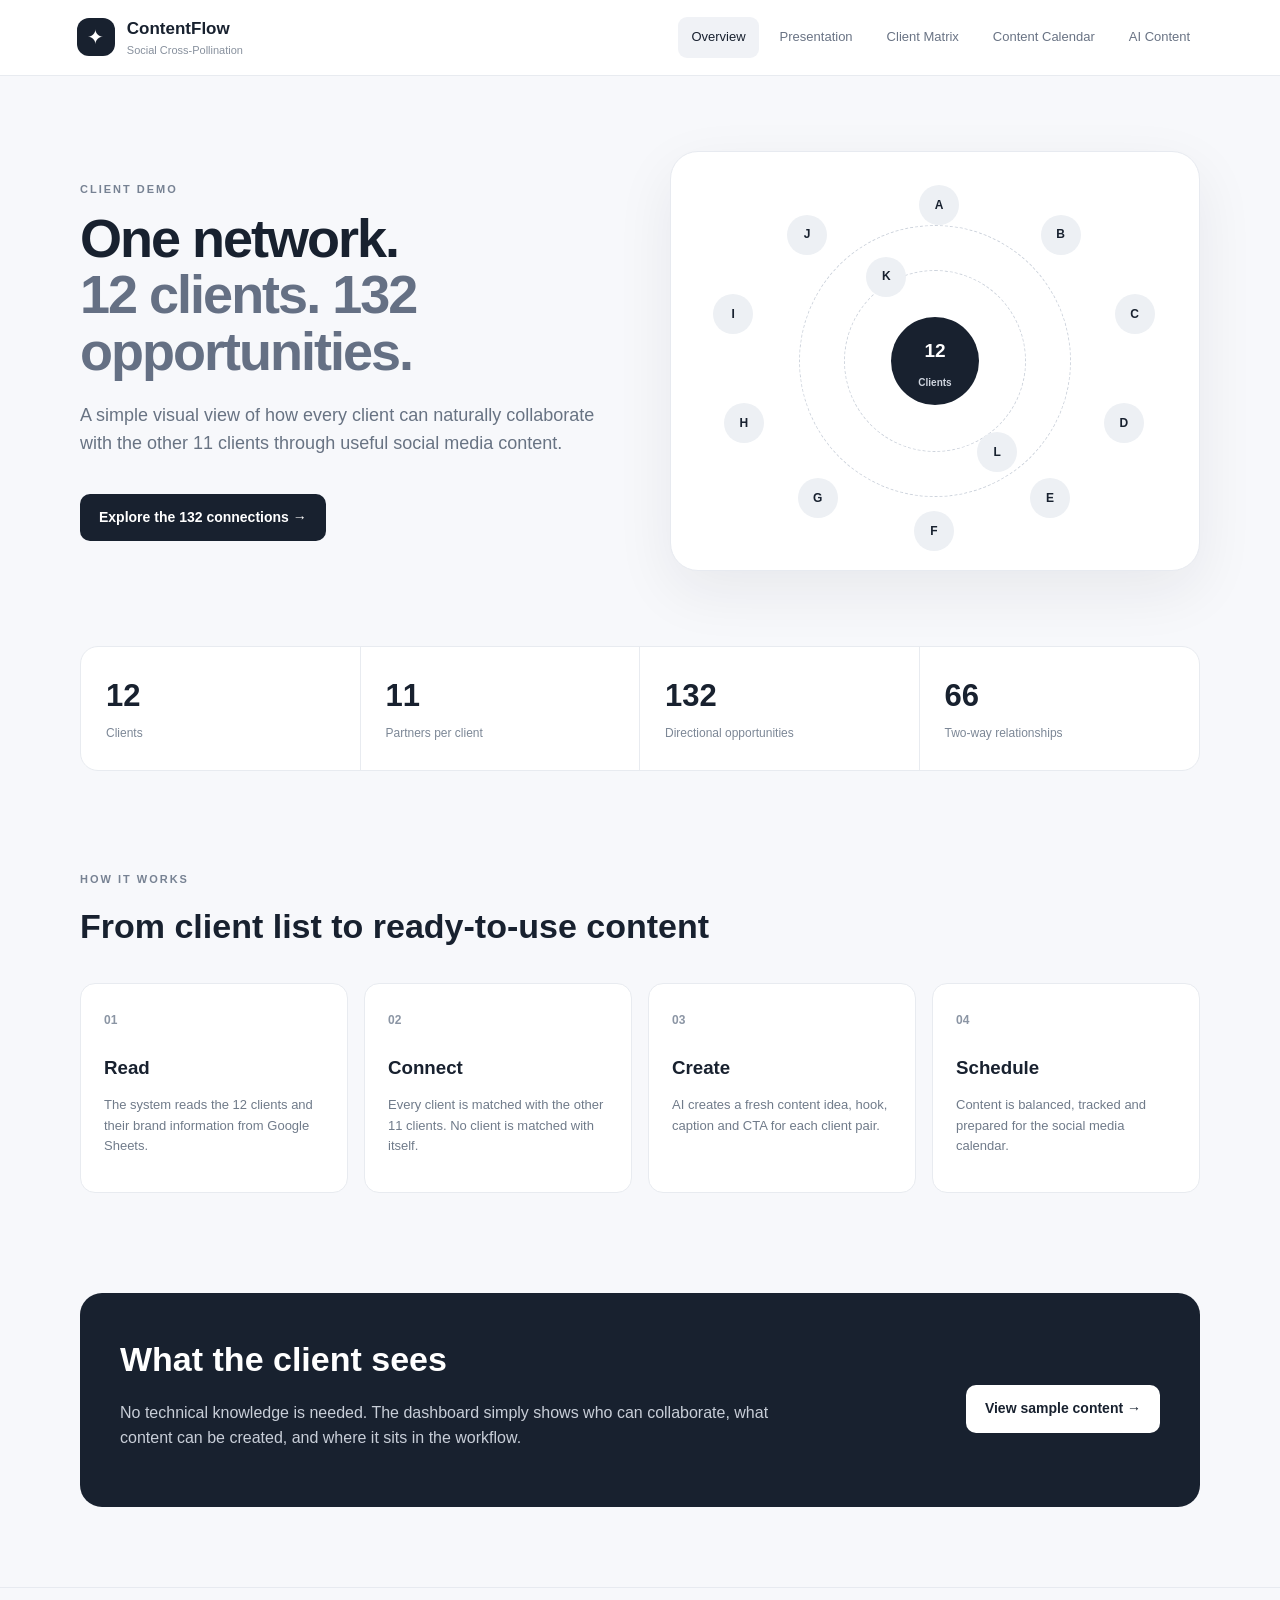
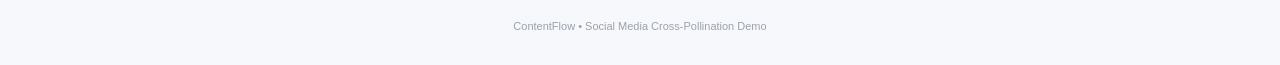
<file: social_cross_pollination_demo_updated (3)/social_cross_pollination_demo_updated/index.html>
<!DOCTYPE html>
<html lang="en">
<head>
<meta charset="UTF-8"><meta name="viewport" content="width=device-width, initial-scale=1.0">
<title>Cross-Pollination | Client Overview</title><link rel="stylesheet" href="css/style.css">
</head>
<body>
<header class="topbar"><div class="brand"><span class="logo">✦</span><div><strong>ContentFlow</strong><small>Social Cross-Pollination</small></div></div><nav><a class="active" href="index.html">Overview</a><a href="presentation.html">Presentation</a><a href="matrix.html">Client Matrix</a><a href="calendar.html">Content Calendar</a><a href="content.html">AI Content</a></nav></header>
<main class="container">
<section class="hero"><div><p class="eyebrow">CLIENT DEMO</p><h1>One network.<br><span>12 clients. 132 opportunities.</span></h1><p class="lead">A simple visual view of how every client can naturally collaborate with the other 11 clients through useful social media content.</p><a class="button" href="matrix.html">Explore the 132 connections →</a></div><div class="network-card"><div class="orbit center">12<br><small>Clients</small></div><div class="dot d1">A</div><div class="dot d2">B</div><div class="dot d3">C</div><div class="dot d4">D</div><div class="dot d5">E</div><div class="dot d6">F</div><div class="dot d7">G</div><div class="dot d8">H</div><div class="dot d9">I</div><div class="dot d10">J</div><div class="dot d11">K</div><div class="dot d12">L</div></div></section>
<section class="stats"><div><strong>12</strong><span>Clients</span></div><div><strong>11</strong><span>Partners per client</span></div><div><strong>132</strong><span>Directional opportunities</span></div><div><strong>66</strong><span>Two-way relationships</span></div></section>
<section class="explain"><div><p class="eyebrow">HOW IT WORKS</p><h2>From client list to ready-to-use content</h2></div><div class="steps"><article><b>01</b><h3>Read</h3><p>The system reads the 12 clients and their brand information from Google Sheets.</p></article><article><b>02</b><h3>Connect</h3><p>Every client is matched with the other 11 clients. No client is matched with itself.</p></article><article><b>03</b><h3>Create</h3><p>AI creates a fresh content idea, hook, caption and CTA for each client pair.</p></article><article><b>04</b><h3>Schedule</h3><p>Content is balanced, tracked and prepared for the social media calendar.</p></article></div></section>
<section class="callout"><div><h2>What the client sees</h2><p>No technical knowledge is needed. The dashboard simply shows who can collaborate, what content can be created, and where it sits in the workflow.</p></div><a class="button light" href="content.html">View sample content →</a></section>
</main><footer>ContentFlow • Social Media Cross-Pollination Demo</footer>
</body></html>
</file>
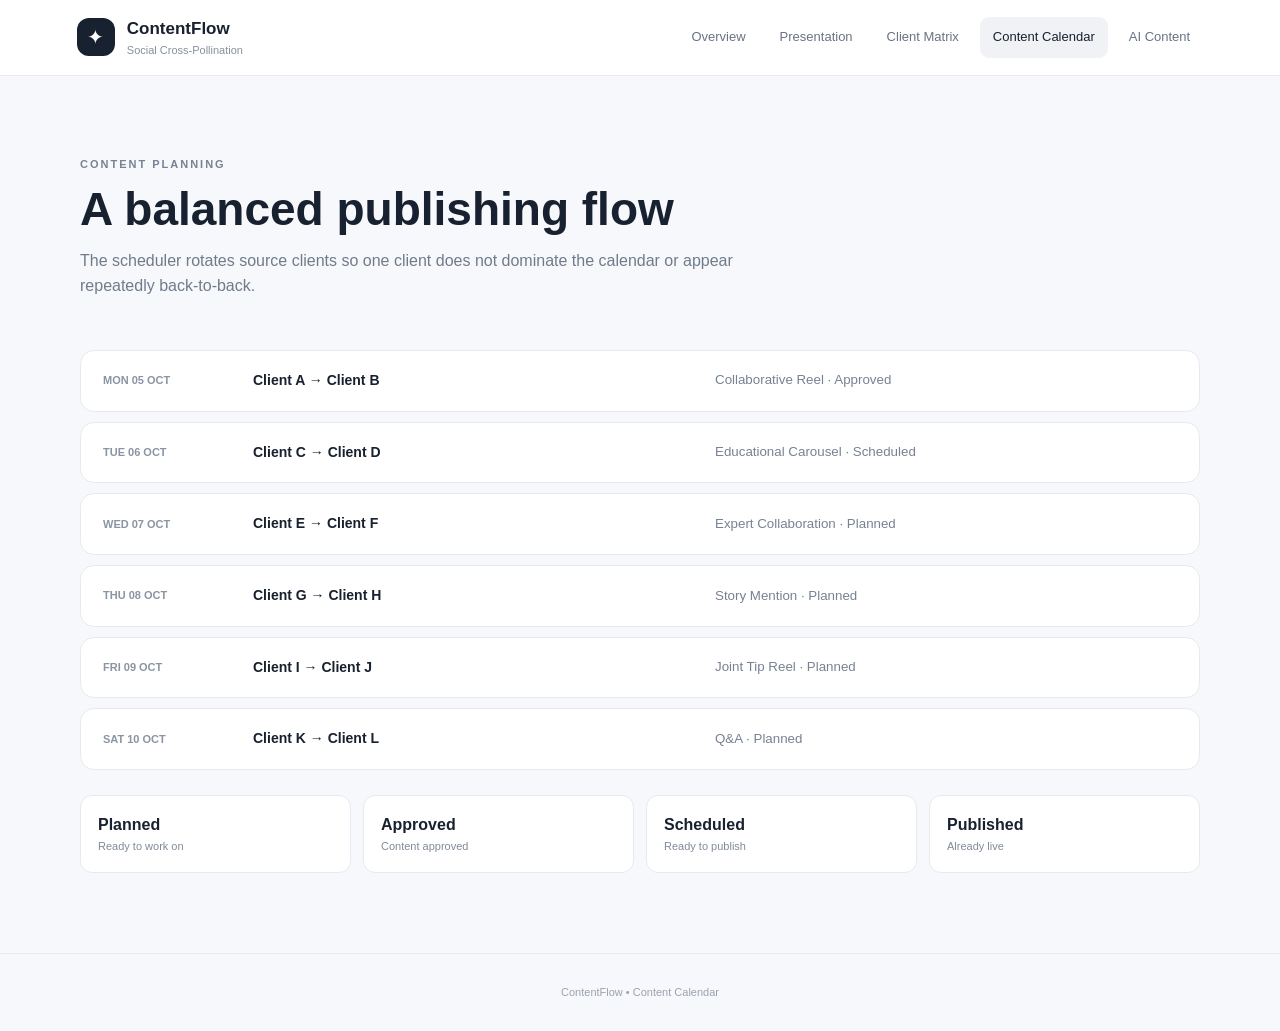
<file: social_cross_pollination_demo_updated (3)/social_cross_pollination_demo_updated/calendar.html>
<!DOCTYPE html>
<html lang="en"><head><meta charset="UTF-8"><meta name="viewport" content="width=device-width, initial-scale=1.0"><title>Content Calendar</title><link rel="stylesheet" href="css/style.css"></head>
<body><header class="topbar"><div class="brand"><span class="logo">✦</span><div><strong>ContentFlow</strong><small>Social Cross-Pollination</small></div></div><nav><a href="index.html">Overview</a><a href="presentation.html">Presentation</a><a href="matrix.html">Client Matrix</a><a class="active" href="calendar.html">Content Calendar</a><a href="content.html">AI Content</a></nav></header>
<main class="container"><section class="page-head"><p class="eyebrow">CONTENT PLANNING</p><h1>A balanced publishing flow</h1><p>The scheduler rotates source clients so one client does not dominate the calendar or appear repeatedly back-to-back.</p></section>
<div class="calendar">
<div class="day"><span>MON 05 OCT</span><strong>Client A → Client B</strong><small>Collaborative Reel · Approved</small></div>
<div class="day"><span>TUE 06 OCT</span><strong>Client C → Client D</strong><small>Educational Carousel · Scheduled</small></div>
<div class="day"><span>WED 07 OCT</span><strong>Client E → Client F</strong><small>Expert Collaboration · Planned</small></div>
<div class="day"><span>THU 08 OCT</span><strong>Client G → Client H</strong><small>Story Mention · Planned</small></div>
<div class="day"><span>FRI 09 OCT</span><strong>Client I → Client J</strong><small>Joint Tip Reel · Planned</small></div>
<div class="day"><span>SAT 10 OCT</span><strong>Client K → Client L</strong><small>Q&A · Planned</small></div>
</div>
<section class="status-row"><div><b>Planned</b><span>Ready to work on</span></div><div><b>Approved</b><span>Content approved</span></div><div><b>Scheduled</b><span>Ready to publish</span></div><div><b>Published</b><span>Already live</span></div></section>
</main><footer>ContentFlow • Content Calendar</footer></body></html>
</file>
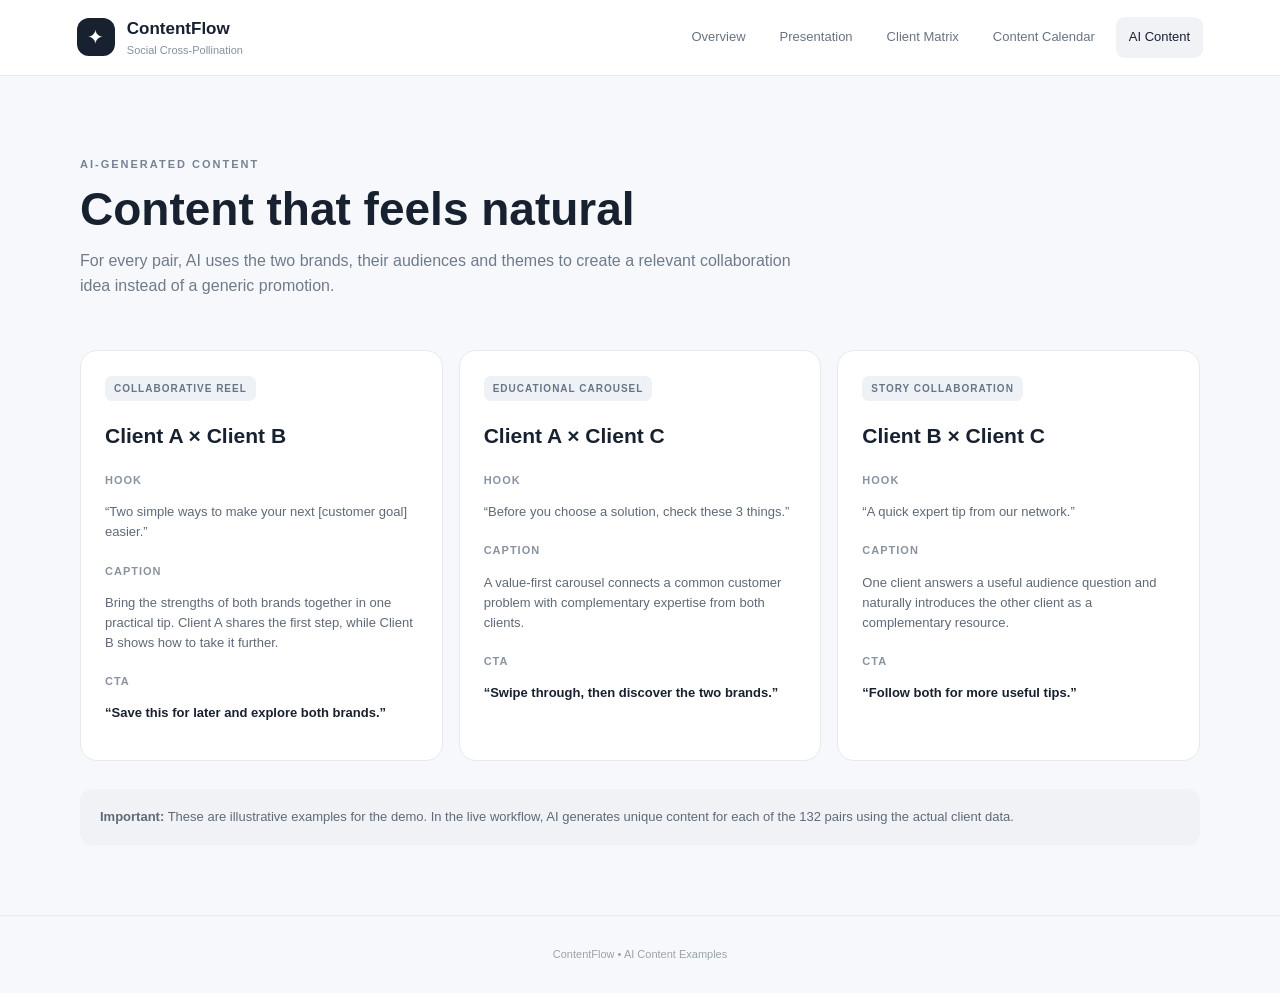
<file: social_cross_pollination_demo_updated (3)/social_cross_pollination_demo_updated/content.html>
<!DOCTYPE html>
<html lang="en"><head><meta charset="UTF-8"><meta name="viewport" content="width=device-width, initial-scale=1.0"><title>AI Content Examples</title><link rel="stylesheet" href="css/style.css"></head>
<body><header class="topbar"><div class="brand"><span class="logo">✦</span><div><strong>ContentFlow</strong><small>Social Cross-Pollination</small></div></div><nav><a href="index.html">Overview</a><a href="presentation.html">Presentation</a><a href="matrix.html">Client Matrix</a><a href="calendar.html">Content Calendar</a><a class="active" href="content.html">AI Content</a></nav></header>
<main class="container"><section class="page-head"><p class="eyebrow">AI-GENERATED CONTENT</p><h1>Content that feels natural</h1><p>For every pair, AI uses the two brands, their audiences and themes to create a relevant collaboration idea instead of a generic promotion.</p></section>
<div class="content-grid">
<article class="content-card"><span class="tag">Collaborative Reel</span><h2>Client A × Client B</h2><h3>Hook</h3><p>“Two simple ways to make your next [customer goal] easier.”</p><h3>Caption</h3><p>Bring the strengths of both brands together in one practical tip. Client A shares the first step, while Client B shows how to take it further.</p><h3>CTA</h3><p class="cta">“Save this for later and explore both brands.”</p></article>
<article class="content-card"><span class="tag">Educational Carousel</span><h2>Client A × Client C</h2><h3>Hook</h3><p>“Before you choose a solution, check these 3 things.”</p><h3>Caption</h3><p>A value-first carousel connects a common customer problem with complementary expertise from both clients.</p><h3>CTA</h3><p class="cta">“Swipe through, then discover the two brands.”</p></article>
<article class="content-card"><span class="tag">Story Collaboration</span><h2>Client B × Client C</h2><h3>Hook</h3><p>“A quick expert tip from our network.”</p><h3>Caption</h3><p>One client answers a useful audience question and naturally introduces the other client as a complementary resource.</p><h3>CTA</h3><p class="cta">“Follow both for more useful tips.”</p></article>
</div>
<div class="info-box"><strong>Important:</strong> These are illustrative examples for the demo. In the live workflow, AI generates unique content for each of the 132 pairs using the actual client data.</div></main><footer>ContentFlow • AI Content Examples</footer></body></html>
</file>
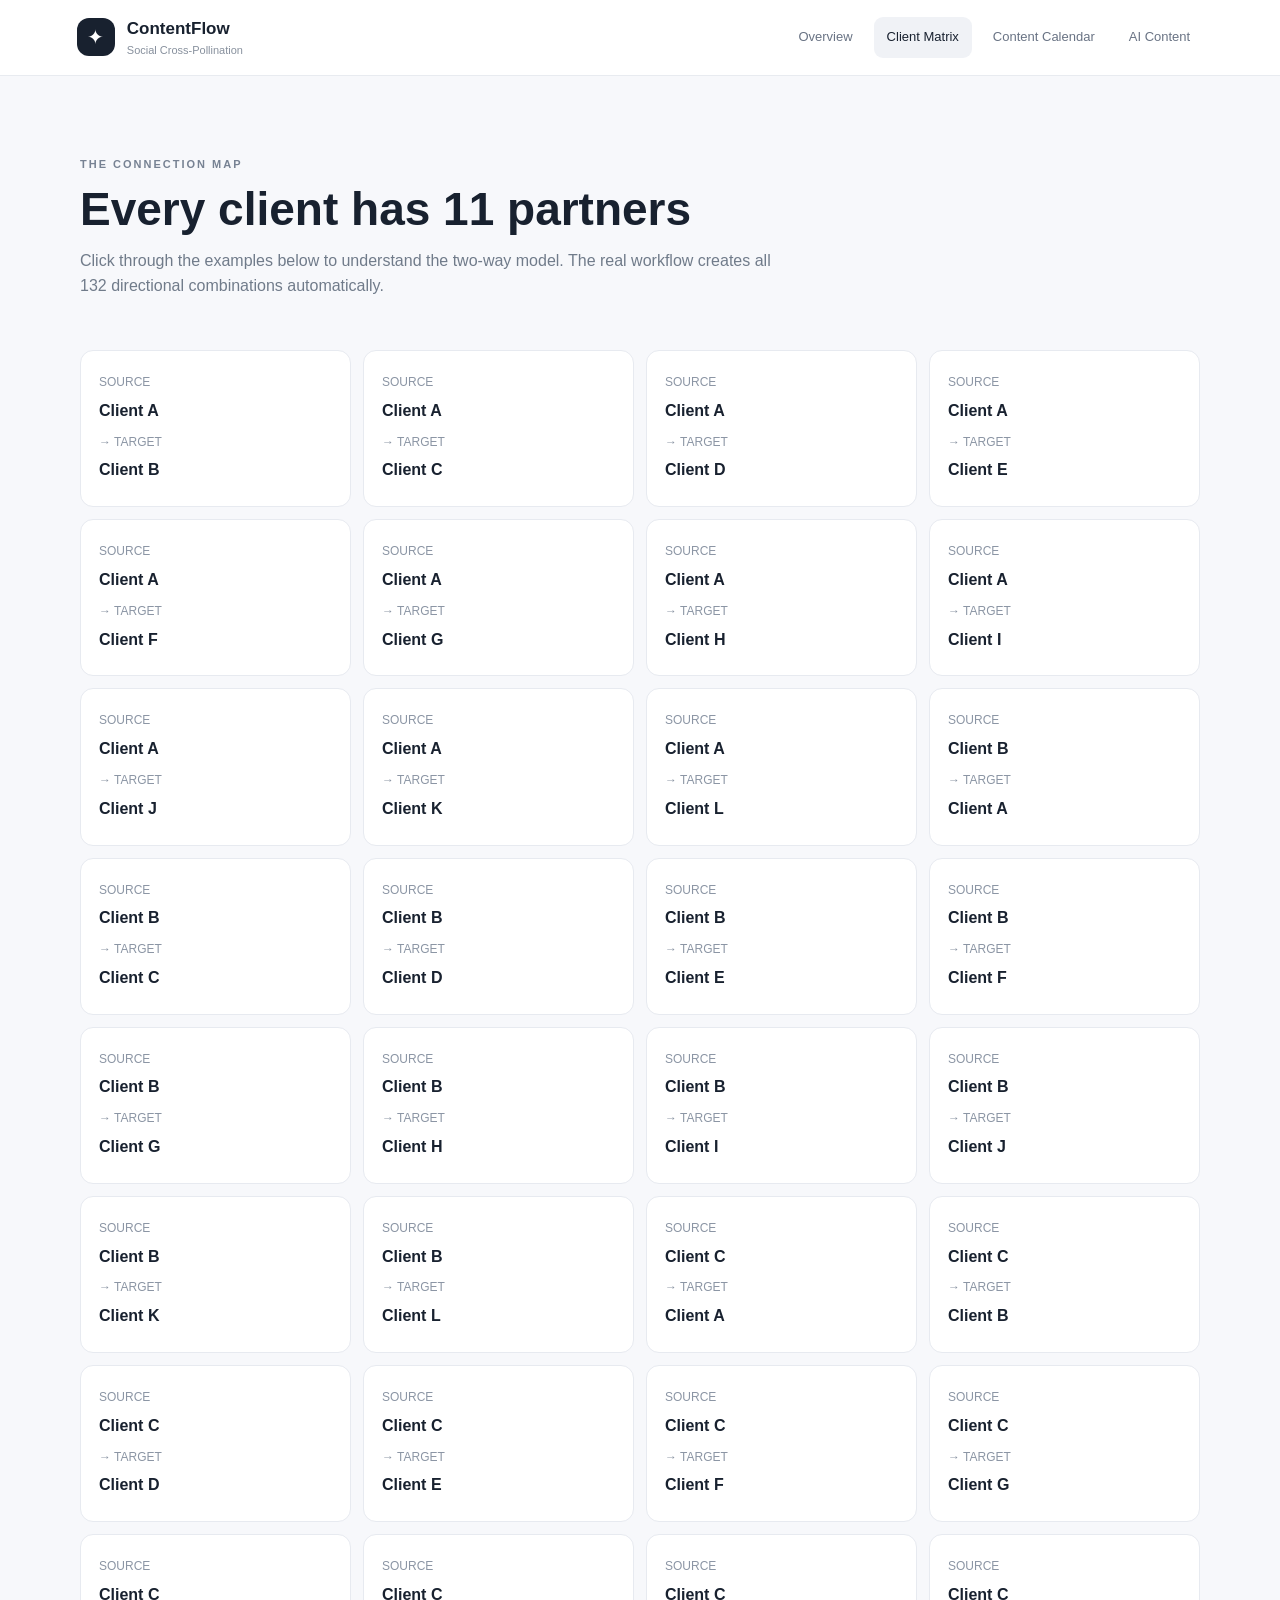
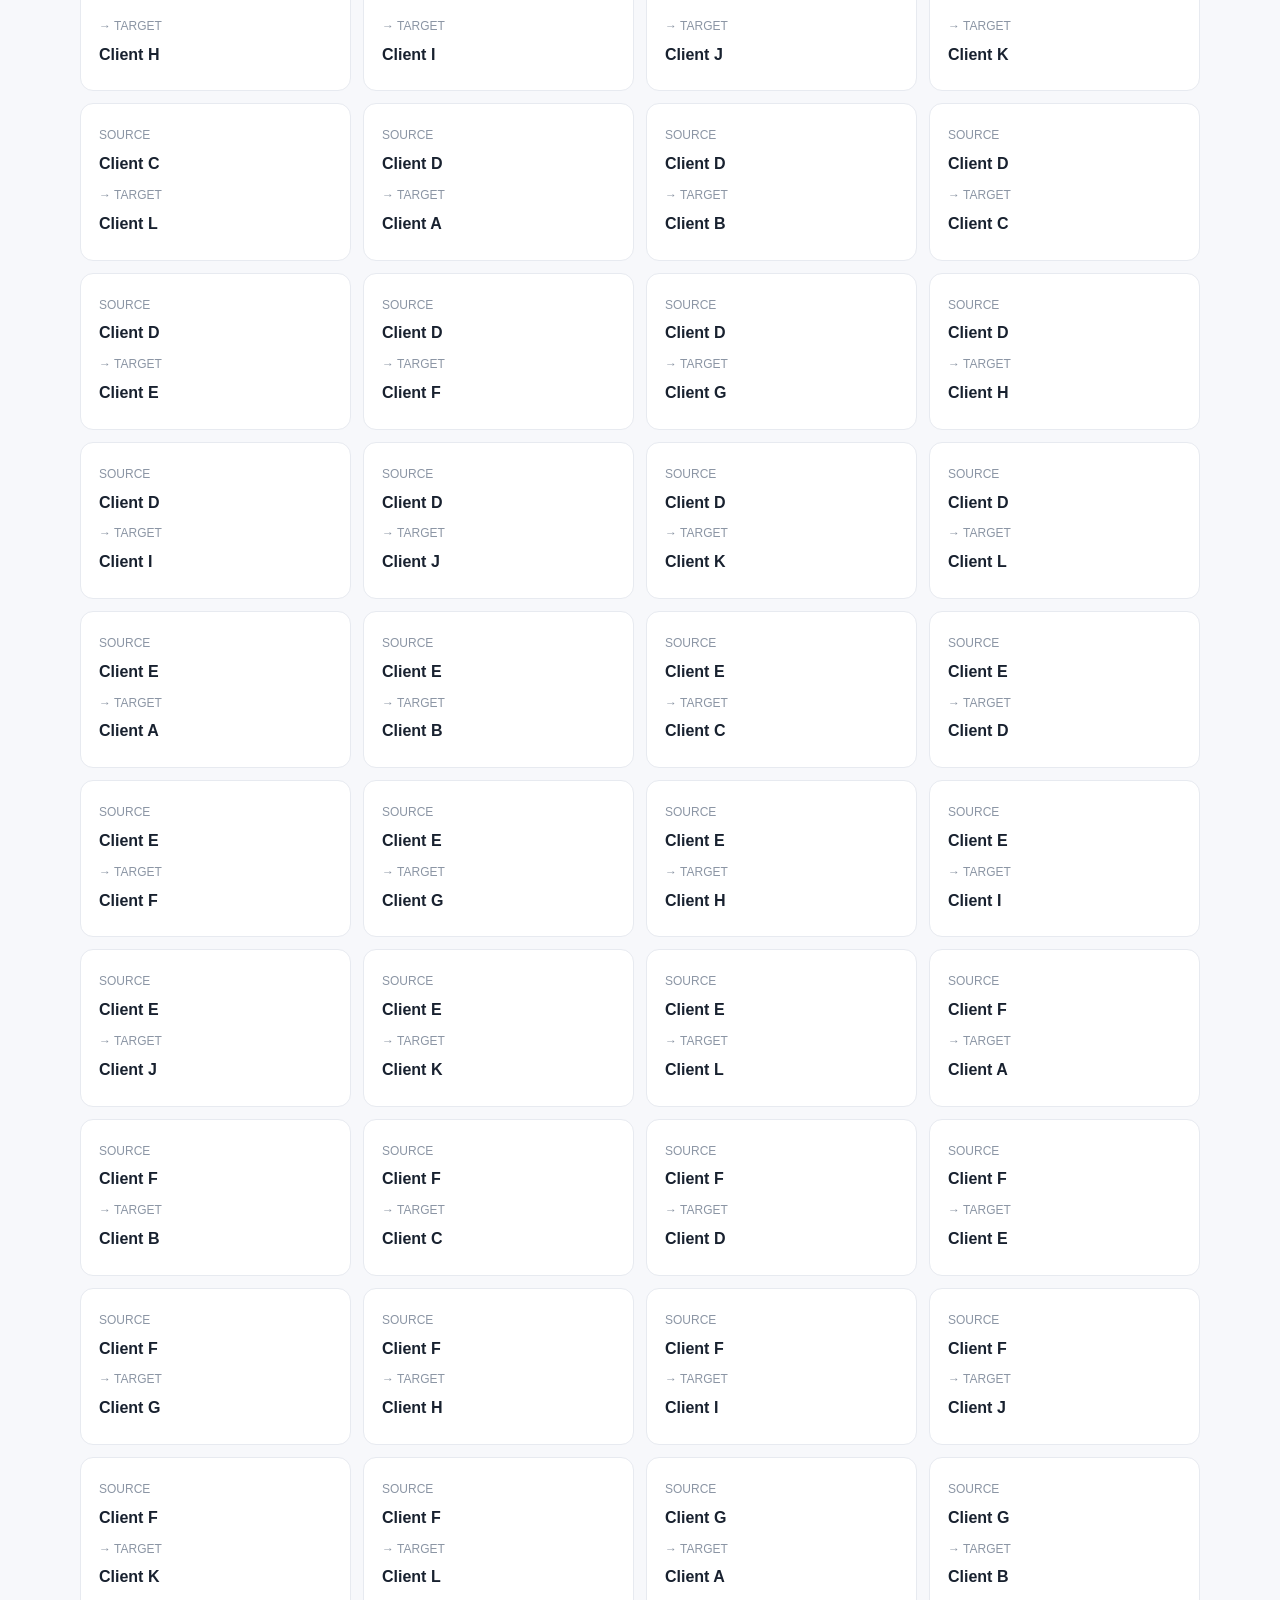
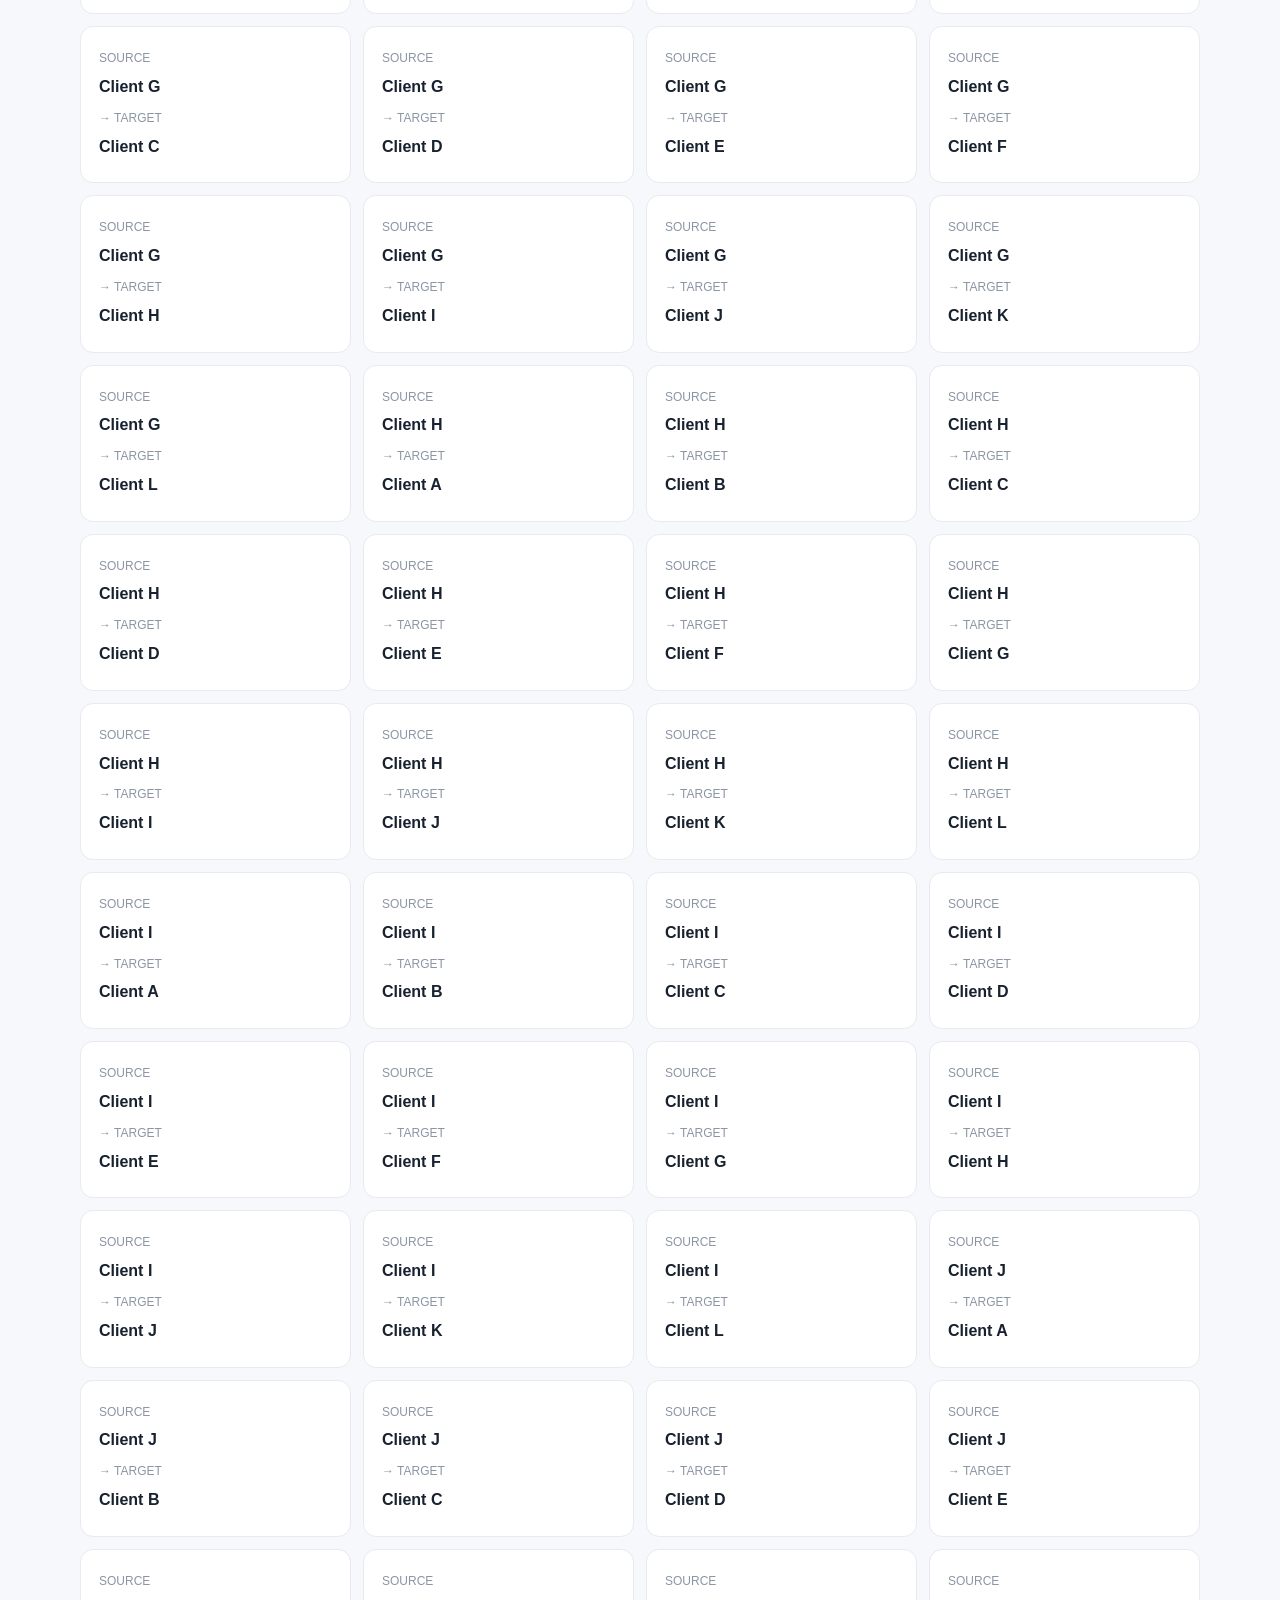
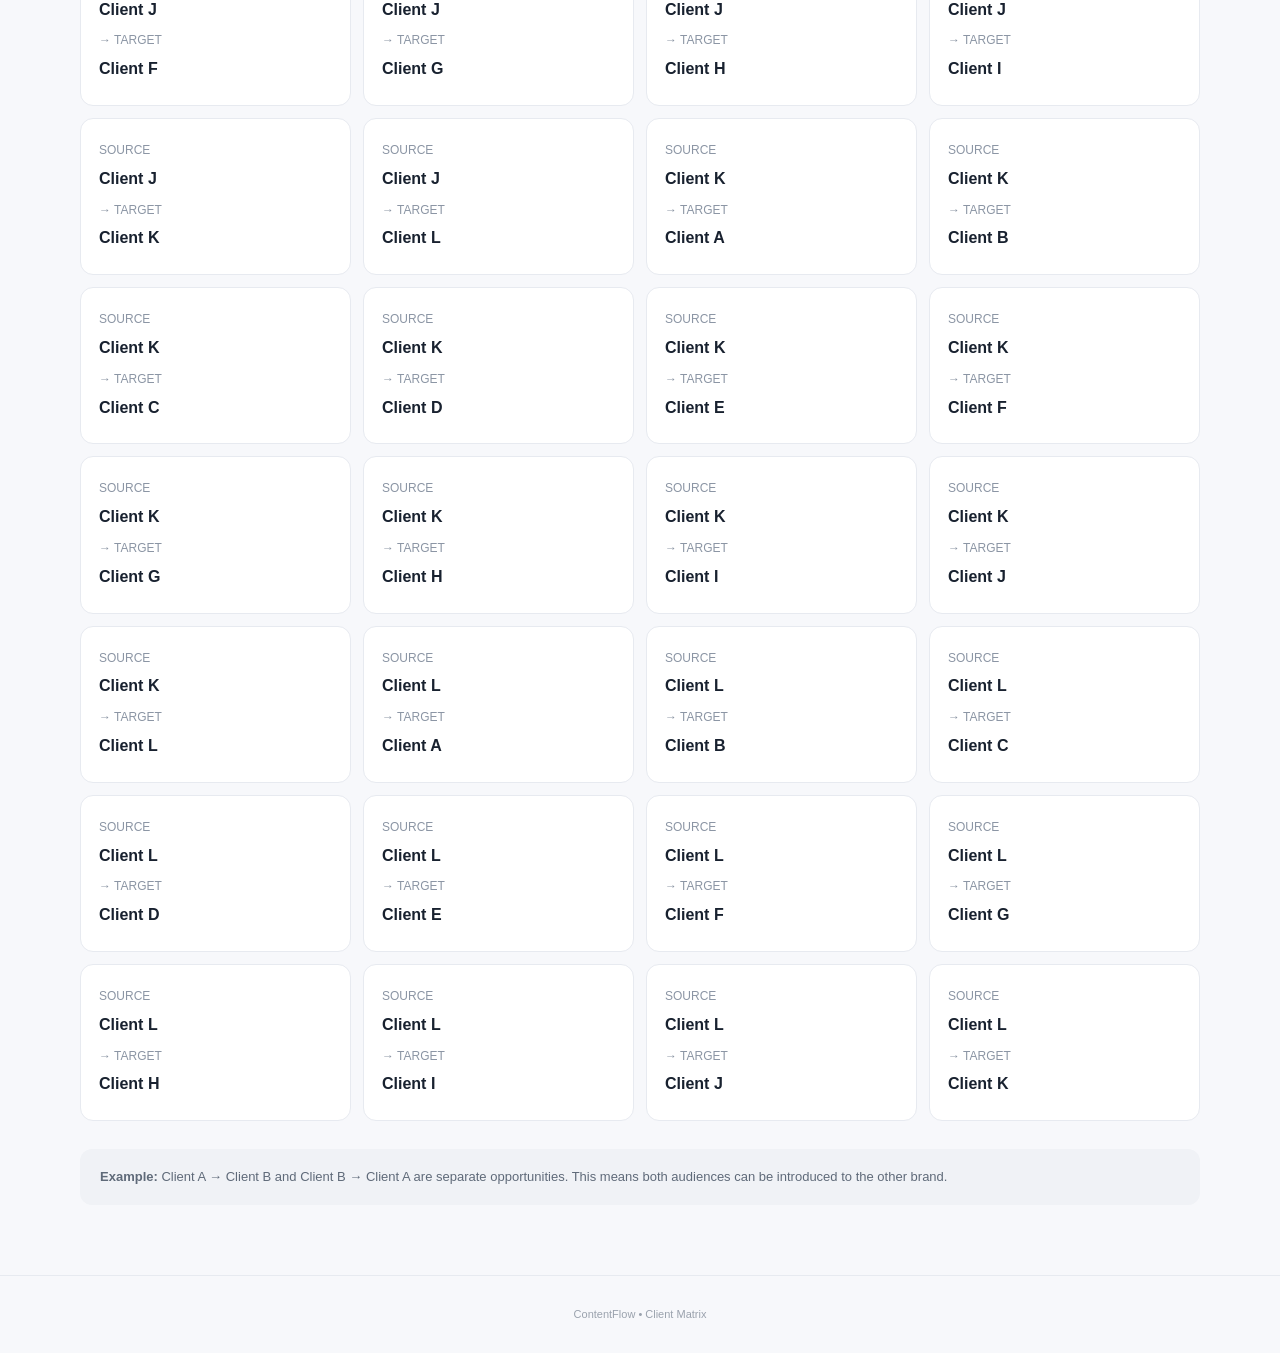
<file: social_cross_pollination_demo_updated (3)/social_cross_pollination_demo_updated/matrix.html>
<!DOCTYPE html>
<html lang="en"><head><meta charset="UTF-8"><meta name="viewport" content="width=device-width, initial-scale=1.0"><title>Client Matrix</title><link rel="stylesheet" href="css/style.css"></head>
<body><header class="topbar"><div class="brand"><span class="logo">✦</span><div><strong>ContentFlow</strong><small>Social Cross-Pollination</small></div></div><nav><a href="index.html">Overview</a><a class="active" href="matrix.html">Client Matrix</a><a href="calendar.html">Content Calendar</a><a href="content.html">AI Content</a></nav></header>
<main class="container"><section class="page-head"><p class="eyebrow">THE CONNECTION MAP</p><h1>Every client has 11 partners</h1><p>Click through the examples below to understand the two-way model. The real workflow creates all 132 directional combinations automatically.</p></section>
<div class="matrix" id="matrix"></div>
<div class="info-box"><strong>Example:</strong> Client A → Client B and Client B → Client A are separate opportunities. This means both audiences can be introduced to the other brand.</div></main><footer>ContentFlow • Client Matrix</footer>
<script src="js/app.js"></script></body></html>
</file>
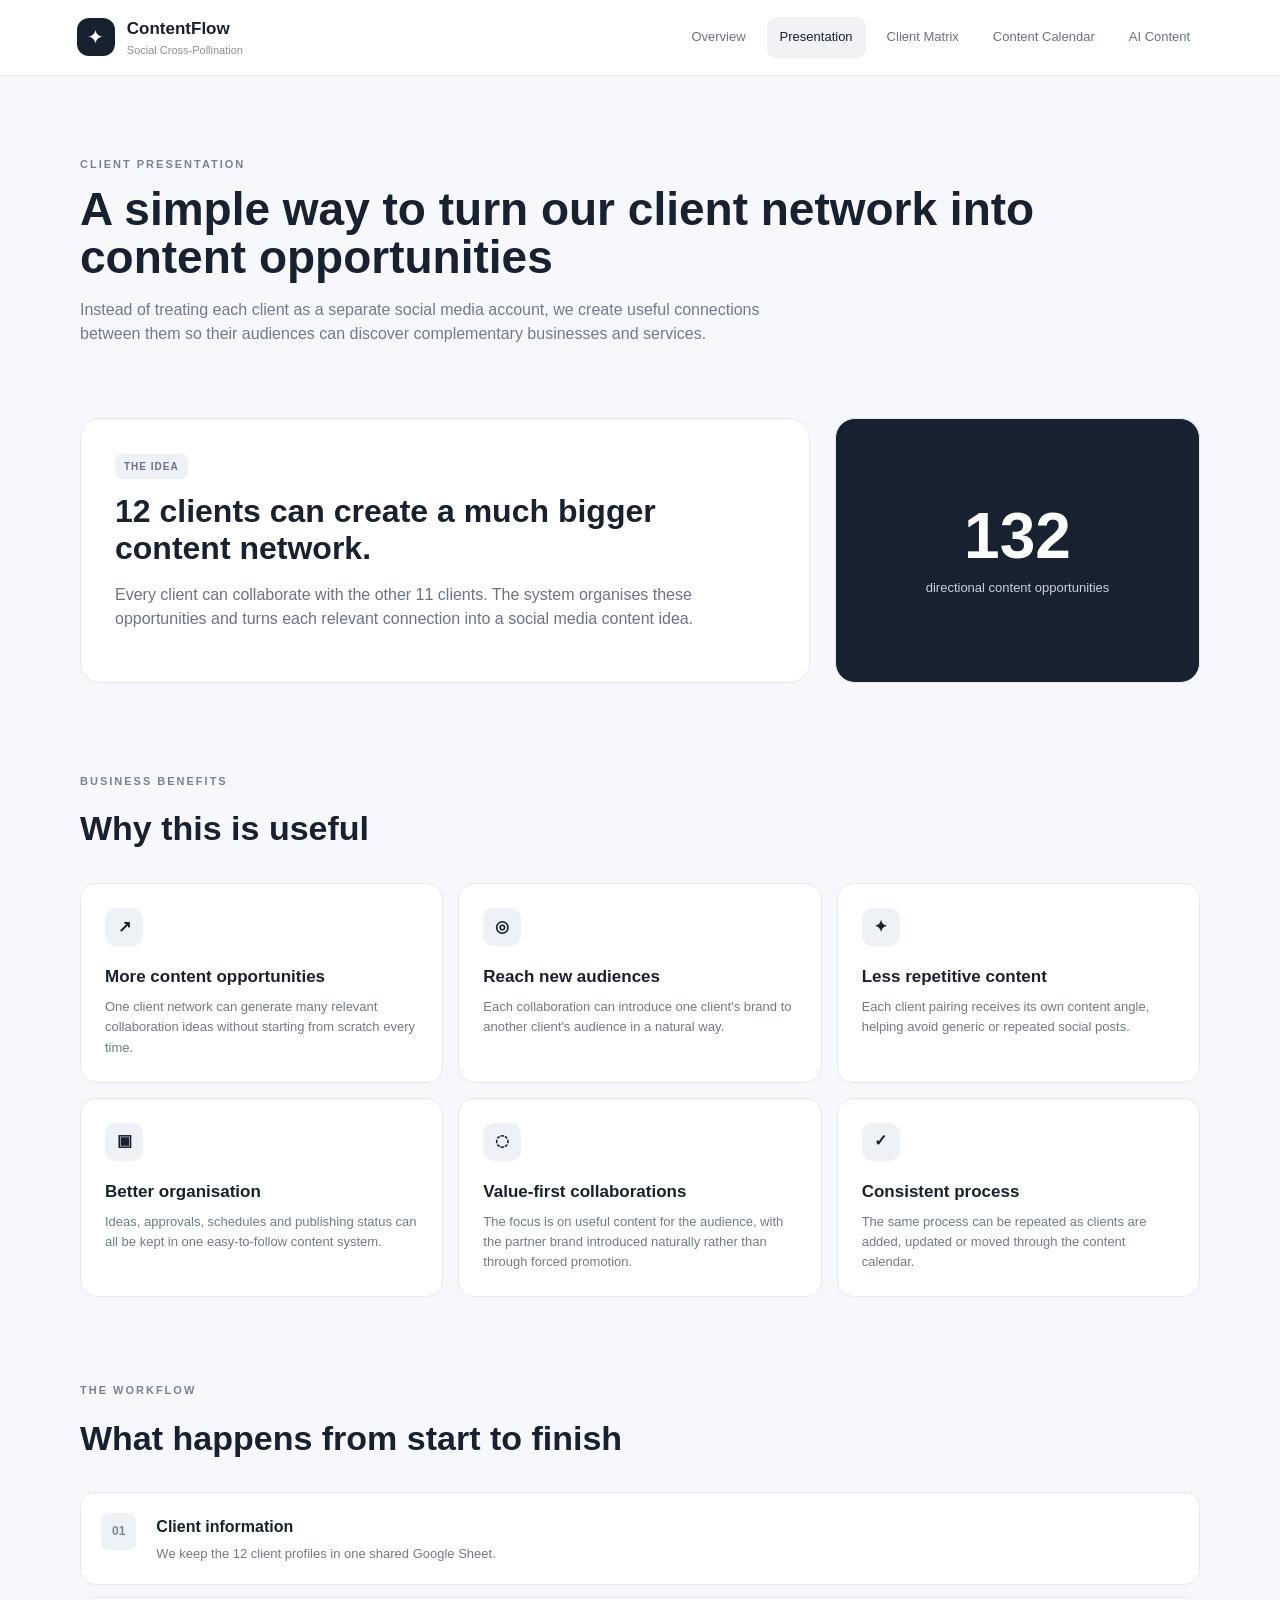
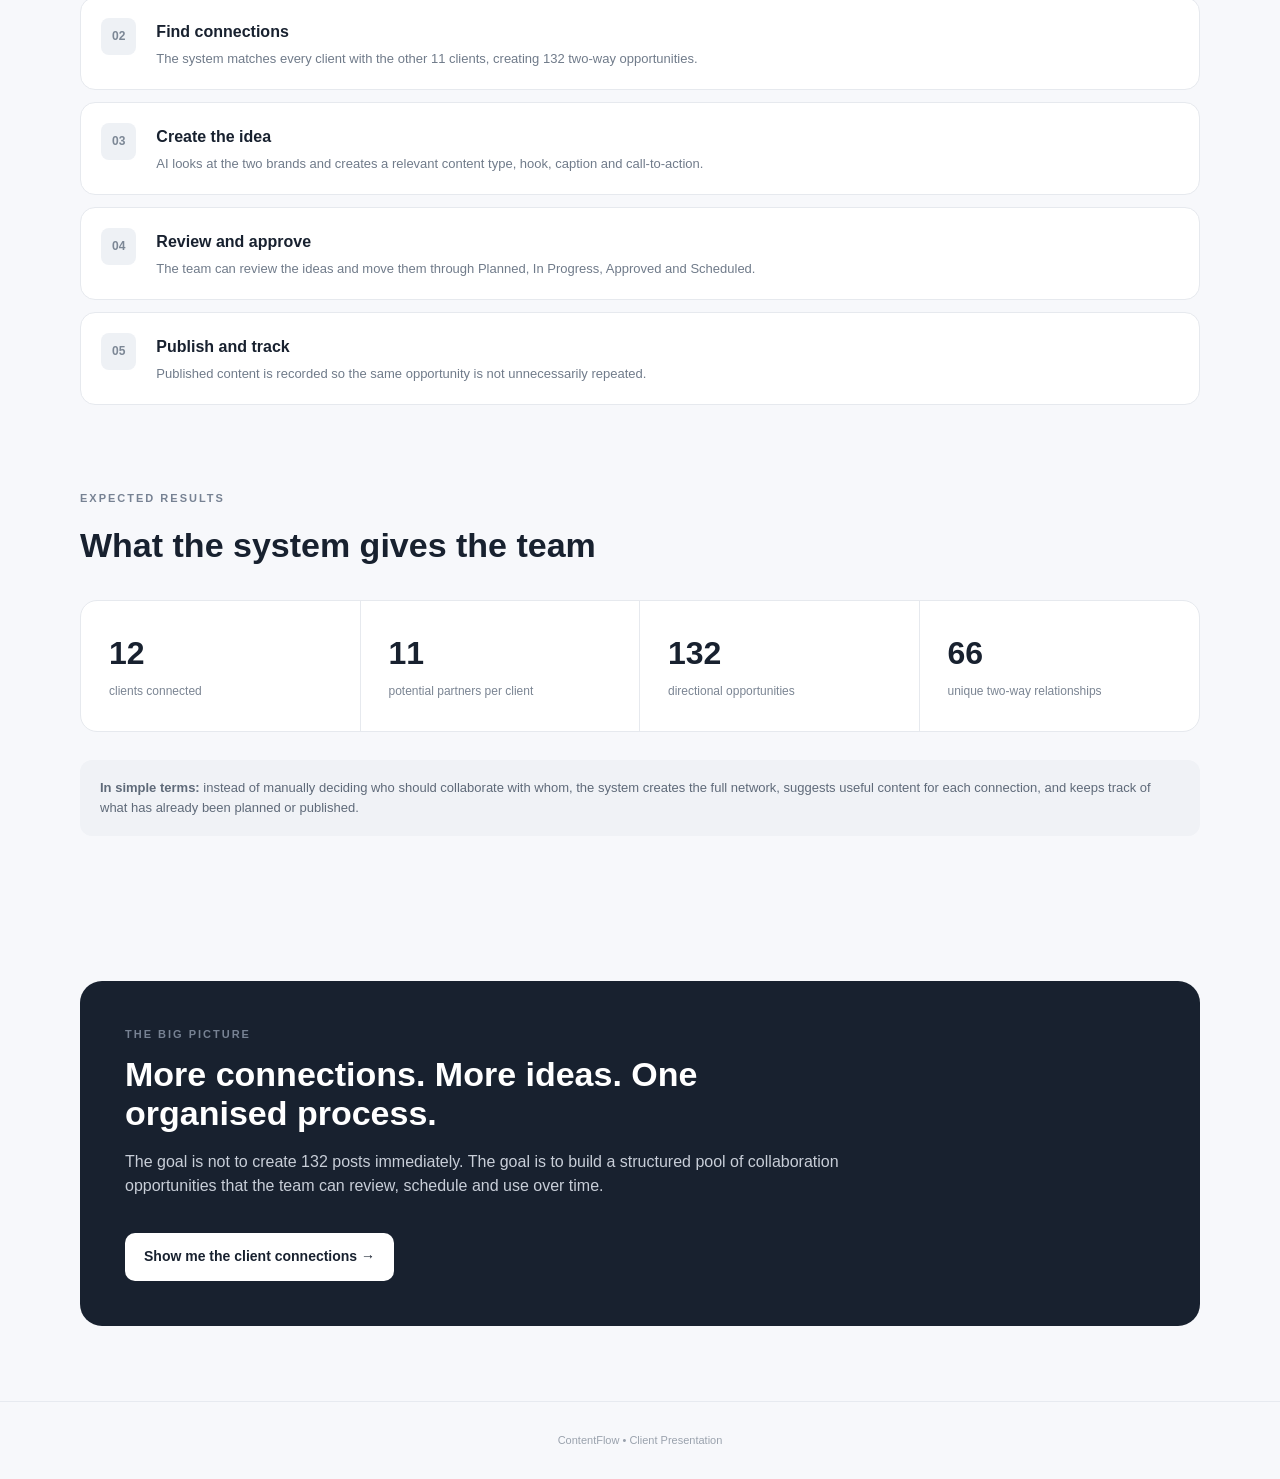
<file: social_cross_pollination_demo_updated (3)/social_cross_pollination_demo_updated/presentation.html>
<!DOCTYPE html>
<html lang="en">
<head>
<meta charset="UTF-8">
<meta name="viewport" content="width=device-width, initial-scale=1.0">
<title>Client Presentation | Cross-Pollination</title>
<link rel="stylesheet" href="css/style.css">
</head>
<body>
<header class="topbar">
  <div class="brand">
    <span class="logo">✦</span>
    <div><strong>ContentFlow</strong><small>Social Cross-Pollination</small></div>
  </div>
  <nav>
    <a href="index.html">Overview</a>
    <a href="presentation.html" class="active">Presentation</a>
    <a href="matrix.html">Client Matrix</a>
    <a href="calendar.html">Content Calendar</a>
    <a href="content.html">AI Content</a>
  </nav>
</header>

<main class="container">
<section class="page-head">
  <p class="eyebrow">CLIENT PRESENTATION</p>
  <h1>A simple way to turn our client network into content opportunities</h1>
  <p>Instead of treating each client as a separate social media account, we create useful connections between them so their audiences can discover complementary businesses and services.</p>
</section>

<section class="presentation-hero">
  <div>
    <span class="tag">THE IDEA</span>
    <h2>12 clients can create a much bigger content network.</h2>
    <p>Every client can collaborate with the other 11 clients. The system organises these opportunities and turns each relevant connection into a social media content idea.</p>
  </div>
  <div class="big-number"><strong>132</strong><span>directional content opportunities</span></div>
</section>

<section class="section-block">
  <div class="section-title"><p class="eyebrow">BUSINESS BENEFITS</p><h2>Why this is useful</h2></div>
  <div class="benefit-grid">
    <article><div class="benefit-icon">↗</div><h3>More content opportunities</h3><p>One client network can generate many relevant collaboration ideas without starting from scratch every time.</p></article>
    <article><div class="benefit-icon">◎</div><h3>Reach new audiences</h3><p>Each collaboration can introduce one client's brand to another client's audience in a natural way.</p></article>
    <article><div class="benefit-icon">✦</div><h3>Less repetitive content</h3><p>Each client pairing receives its own content angle, helping avoid generic or repeated social posts.</p></article>
    <article><div class="benefit-icon">▣</div><h3>Better organisation</h3><p>Ideas, approvals, schedules and publishing status can all be kept in one easy-to-follow content system.</p></article>
    <article><div class="benefit-icon">◌</div><h3>Value-first collaborations</h3><p>The focus is on useful content for the audience, with the partner brand introduced naturally rather than through forced promotion.</p></article>
    <article><div class="benefit-icon">✓</div><h3>Consistent process</h3><p>The same process can be repeated as clients are added, updated or moved through the content calendar.</p></article>
  </div>
</section>

<section class="section-block">
  <div class="section-title"><p class="eyebrow">THE WORKFLOW</p><h2>What happens from start to finish</h2></div>
  <div class="presentation-flow">
    <article><span>01</span><div><h3>Client information</h3><p>We keep the 12 client profiles in one shared Google Sheet.</p></div></article>
    <article><span>02</span><div><h3>Find connections</h3><p>The system matches every client with the other 11 clients, creating 132 two-way opportunities.</p></div></article>
    <article><span>03</span><div><h3>Create the idea</h3><p>AI looks at the two brands and creates a relevant content type, hook, caption and call-to-action.</p></div></article>
    <article><span>04</span><div><h3>Review and approve</h3><p>The team can review the ideas and move them through Planned, In Progress, Approved and Scheduled.</p></div></article>
    <article><span>05</span><div><h3>Publish and track</h3><p>Published content is recorded so the same opportunity is not unnecessarily repeated.</p></div></article>
  </div>
</section>

<section class="section-block">
  <div class="section-title"><p class="eyebrow">EXPECTED RESULTS</p><h2>What the system gives the team</h2></div>
  <div class="results">
    <div><strong>12</strong><span>clients connected</span></div>
    <div><strong>11</strong><span>potential partners per client</span></div>
    <div><strong>132</strong><span>directional opportunities</span></div>
    <div><strong>66</strong><span>unique two-way relationships</span></div>
  </div>
  <div class="info-box"><strong>In simple terms:</strong> instead of manually deciding who should collaborate with whom, the system creates the full network, suggests useful content for each connection, and keeps track of what has already been planned or published.</div>
</section>

<section class="client-message">
  <p class="eyebrow">THE BIG PICTURE</p>
  <h2>More connections. More ideas. One organised process.</h2>
  <p>The goal is not to create 132 posts immediately. The goal is to build a structured pool of collaboration opportunities that the team can review, schedule and use over time.</p>
  <a class="button light" href="matrix.html">Show me the client connections →</a>
</section>
</main>

<footer>ContentFlow • Client Presentation</footer>
</body>
</html>
</file>
<file: social_cross_pollination_demo_updated (3)/social_cross_pollination_demo_updated/css/style.css>
*{box-sizing:border-box}body{margin:0;font-family:Inter,Segoe UI,Arial,sans-serif;background:#f7f8fb;color:#18212f;line-height:1.55}.topbar{height:76px;background:#fff;border-bottom:1px solid #e8ebf0;display:flex;align-items:center;justify-content:space-between;padding:0 6%;position:sticky;top:0;z-index:10}.brand{display:flex;gap:12px;align-items:center}.brand strong{display:block;font-size:17px}.brand small{display:block;color:#87909d;font-size:11px}.logo{width:38px;height:38px;border-radius:12px;background:#18212f;color:#fff;display:grid;place-items:center;font-size:20px}.topbar nav{display:flex;gap:8px}.topbar nav a{color:#697384;text-decoration:none;padding:10px 13px;border-radius:9px;font-size:13px}.topbar nav a.active,.topbar nav a:hover{background:#f0f2f6;color:#18212f}.container{width:min(1120px,90%);margin:auto}.hero{min-height:570px;display:grid;grid-template-columns:1fr 1fr;gap:60px;align-items:center}.eyebrow{font-size:11px;letter-spacing:2px;font-weight:800;color:#778293;margin:0 0 12px}.hero h1{font-size:54px;line-height:1.05;margin:0 0 22px;letter-spacing:-2px}.hero h1 span{color:#657084}.lead{font-size:18px;color:#687383;max-width:570px}.button{display:inline-block;margin-top:18px;padding:13px 19px;background:#18212f;color:#fff;text-decoration:none;border-radius:10px;font-weight:700;font-size:14px}.button.light{background:#fff;color:#18212f}.network-card{height:420px;position:relative;border-radius:28px;background:#fff;border:1px solid #e7eaf0;box-shadow:0 20px 60px #18212f12}.network-card:before,.network-card:after{content:"";position:absolute;border:1px dashed #cdd3dc;border-radius:50%;left:50%;top:50%;transform:translate(-50%,-50%)}.network-card:before{width:270px;height:270px}.network-card:after{width:180px;height:180px}.center{position:absolute;left:50%;top:50%;transform:translate(-50%,-50%);z-index:2;width:88px;height:88px;border-radius:50%;background:#18212f;color:#fff;text-align:center;padding-top:19px;font-weight:800;font-size:19px}.center small{font-size:10px;color:#cfd5df}.dot{position:absolute;width:40px;height:40px;border-radius:50%;background:#edf0f4;display:grid;place-items:center;font-size:12px;font-weight:800;z-index:2}.d1{left:47%;top:8%}.d2{left:70%;top:15%}.d3{left:84%;top:34%}.d4{left:82%;top:60%}.d5{left:68%;top:78%}.d6{left:46%;top:86%}.d7{left:24%;top:78%}.d8{left:10%;top:60%}.d9{left:8%;top:34%}.d10{left:22%;top:15%}.d11{left:37%;top:25%}.d12{left:58%;top:67%}.stats{display:grid;grid-template-columns:repeat(4,1fr);background:#fff;border:1px solid #e8ebf0;border-radius:18px;overflow:hidden}.stats div{padding:25px;border-right:1px solid #e8ebf0}.stats div:last-child{border:0}.stats strong{display:block;font-size:31px}.stats span{font-size:12px;color:#7c8796}.explain{padding:100px 0}.explain h2,.callout h2{font-size:34px;margin:0}.steps{display:grid;grid-template-columns:repeat(4,1fr);gap:16px;margin-top:30px}.steps article{background:#fff;border:1px solid #e8ebf0;border-radius:15px;padding:23px}.steps b{font-size:12px;color:#8b95a4}.steps h3{margin:22px 0 7px}.steps p{font-size:13px;color:#707b8a}.callout{background:#18212f;color:#fff;border-radius:22px;padding:40px;display:flex;align-items:center;justify-content:space-between;gap:30px;margin-bottom:80px}.callout p{color:#c8ced8;max-width:650px}.page-head{padding:80px 0 35px}.page-head h1{font-size:46px;line-height:1.05;margin:0 0 15px}.page-head p:not(.eyebrow){color:#707b8a;max-width:720px}.matrix{display:grid;grid-template-columns:repeat(4,1fr);gap:12px}.matrix .cell{background:#fff;border:1px solid #e7eaf0;border-radius:13px;padding:18px}.cell .arrow{color:#8b95a4;font-size:12px}.cell strong{display:block;margin:5px 0}.info-box{margin:28px 0 70px;padding:18px 20px;background:#f0f2f6;border-radius:12px;font-size:13px;color:#5f6a79}.content-grid{display:grid;grid-template-columns:repeat(3,1fr);gap:16px}.content-card{background:#fff;border:1px solid #e6e9ee;border-radius:17px;padding:24px}.tag{font-size:10px;text-transform:uppercase;letter-spacing:1px;font-weight:800;color:#687586;background:#eef1f5;padding:7px 9px;border-radius:7px}.content-card h2{font-size:21px;margin:20px 0}.content-card h3{font-size:11px;text-transform:uppercase;letter-spacing:1px;color:#8993a0;margin-top:20px}.content-card p{font-size:13px;color:#5f6977}.content-card .cta{font-weight:700;color:#18212f}.calendar{display:grid;gap:10px}.day{background:#fff;border:1px solid #e6e9ee;border-radius:14px;padding:19px 22px;display:grid;grid-template-columns:150px 1fr 1fr;align-items:center}.day span{font-size:11px;font-weight:800;color:#8a94a2}.day strong{font-size:14px}.day small{color:#778292}.status-row{display:grid;grid-template-columns:repeat(4,1fr);gap:12px;margin:25px 0 80px}.status-row div{background:#fff;border:1px solid #e6e9ee;border-radius:12px;padding:17px}.status-row b,.status-row span{display:block}.status-row span{font-size:11px;color:#808b99}footer{text-align:center;color:#9aa2ad;font-size:11px;padding:30px;border-top:1px solid #e7eaf0;margin-top:30px}@media(max-width:800px){.topbar{height:auto;padding:15px 5%;align-items:flex-start;gap:15px;flex-direction:column}.topbar nav{overflow:auto;width:100%}.hero{grid-template-columns:1fr;padding:50px 0}.hero h1{font-size:42px}.stats,.steps,.content-grid,.status-row{grid-template-columns:1fr 1fr}.matrix{grid-template-columns:1fr 1fr}.day{grid-template-columns:1fr;gap:5px}.callout{flex-direction:column;align-items:flex-start}}@media(max-width:520px){.stats,.steps,.content-grid,.status-row,.matrix{grid-template-columns:1fr}.network-card{height:340px}.hero h1{font-size:36px}}
.presentation-hero{display:grid;grid-template-columns:1.6fr .8fr;gap:25px;margin:20px 0 80px}
.presentation-hero>div{background:#fff;border:1px solid #e6e9ee;border-radius:20px;padding:34px}
.presentation-hero h2{font-size:32px;line-height:1.15;margin:15px 0}
.presentation-hero p{color:#697484;max-width:680px}
.big-number{display:flex;flex-direction:column;justify-content:center;text-align:center;background:#18212f!important;color:#fff}
.big-number strong{font-size:64px;line-height:1}
.big-number span{font-size:13px;color:#cbd1da;margin-top:10px}
.section-block{padding:10px 0 75px}
.section-title{margin-bottom:28px}
.section-title h2{font-size:34px;margin:0}
.benefit-grid{display:grid;grid-template-columns:repeat(3,1fr);gap:15px}
.benefit-grid article{background:#fff;border:1px solid #e6e9ee;border-radius:16px;padding:24px}
.benefit-icon{width:38px;height:38px;border-radius:10px;background:#eef1f5;display:grid;place-items:center;font-weight:800}
.benefit-grid h3{margin:18px 0 7px;font-size:17px}
.benefit-grid p{font-size:13px;color:#707b8a;margin:0}
.presentation-flow{display:grid;gap:12px}
.presentation-flow article{display:flex;gap:20px;align-items:flex-start;background:#fff;border:1px solid #e6e9ee;border-radius:15px;padding:20px}
.presentation-flow article>span{font-weight:800;font-size:12px;color:#7c8795;background:#eef1f5;padding:9px 11px;border-radius:8px}
.presentation-flow h3{margin:2px 0 4px;font-size:16px}
.presentation-flow p{margin:0;color:#707b8a;font-size:13px}
.results{display:grid;grid-template-columns:repeat(4,1fr);background:#fff;border:1px solid #e6e9ee;border-radius:17px;overflow:hidden;margin-bottom:20px}
.results div{padding:28px;border-right:1px solid #e6e9ee}
.results div:last-child{border-right:0}
.results strong{display:block;font-size:32px}
.results span{font-size:12px;color:#7b8593}
.client-message{background:#18212f;color:#fff;border-radius:22px;padding:45px;margin-bottom:75px}
.client-message h2{font-size:34px;max-width:650px;line-height:1.15;margin:0 0 12px}
.client-message p:not(.eyebrow){color:#c8ced8;max-width:720px}
@media(max-width:800px){.presentation-hero,.benefit-grid,.results{grid-template-columns:1fr 1fr}.results div:nth-child(2){border-right:0}.results div{border-bottom:1px solid #e6e9ee}}
@media(max-width:520px){.presentation-hero,.benefit-grid,.results{grid-template-columns:1fr}.results div{border-right:0}.client-message h2{font-size:28px}}
</file>
